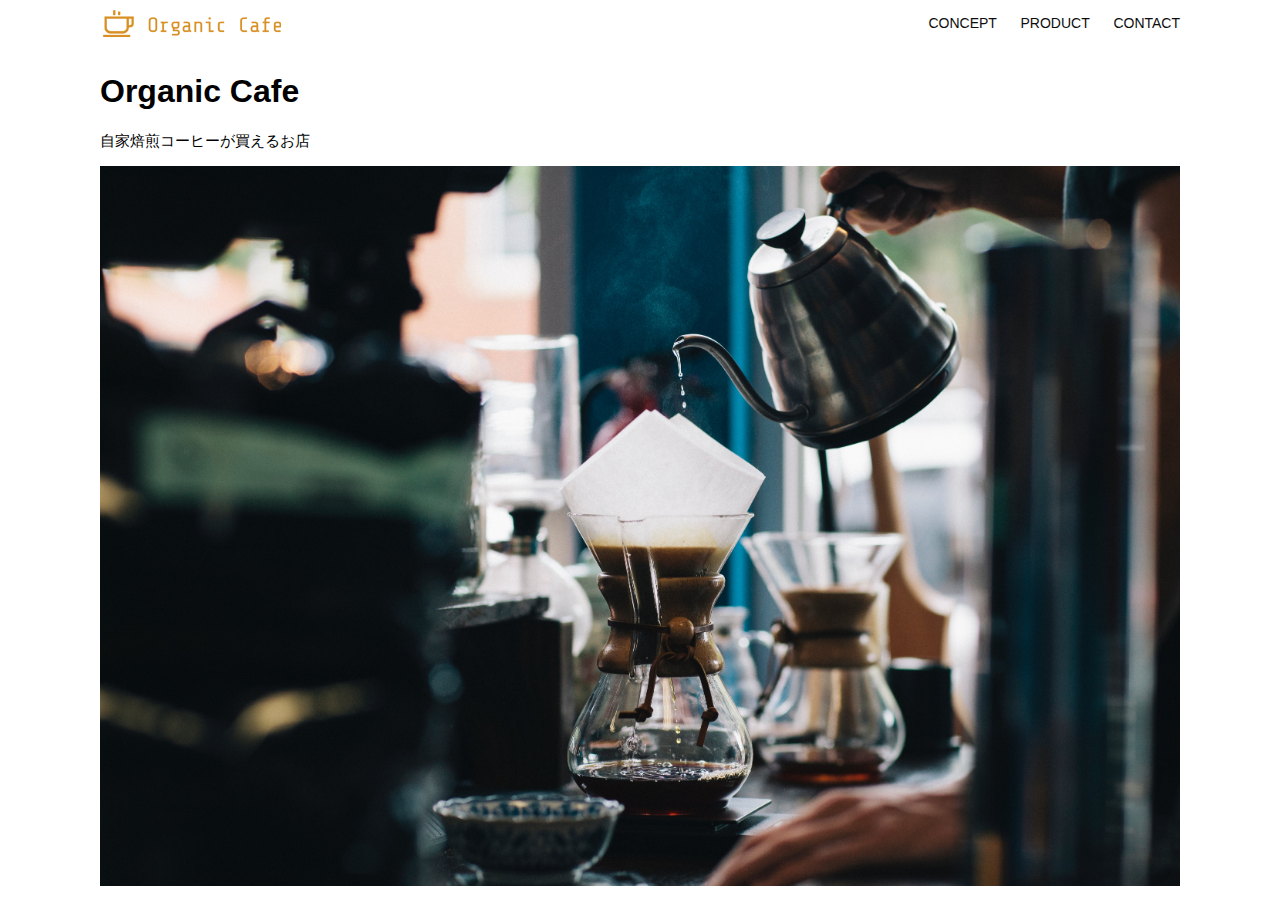
<file: html-css-kadai_013/index.html>
<!DOCTYPE html>
<html>
  <head>
    <title>Organic Cafe</title>
    <meta charset="UTF-8" />
    <meta
      name="description"
      content="自家焙煎のコーヒーがお家で楽しめるOrganic Cafe"
    />
    <meta name="viewport" content="width=device-width, initial-scale=1.0" />
    <link rel="stylesheet" href="style.css" />
  </head>
  <body>
    <!-- ヘッダー -->
    <header>
      <!-- ロゴ -->
      <a href="index.html" id="logo"
        ><img src="images/logo.png" alt="トップページに戻る"
      /></a>

      <!-- PC用ナビゲーション -->
      <nav id="nav-pc">
        <a href="index.html#concept">CONCEPT</a>
        <a href="index.html#product">PRODUCT</a>
        <a href="index.html#contact">CONTACT</a>
      </nav>
      <!-- スマホ用メニューボタン -->
      <img id="menu-sp" src="images/button-menu.png" alt="ナビゲーションを開く" onclick="document.getElementById('nav-sp').style.display = 'block'">

      <!-- スマホ用ナビゲーション -->
      <nav id="nav-sp">
        <img id="close" src="images/button-close.png" alt="ナビゲーションを閉じる" onclick="document.getElementById('nav-sp').style.display = 'none'">
        <a id="logo-sp" href="index.html" onclick="document.getElementById('nav-sp').style.display = 'none'"><img src="images/logo-sp.png" alt="トップページに戻る"></a>
        <a class="menu" href="index.html#concept" onclick="document.getElementById('nav-sp').style.display = 'none'">CONCEPT</a>
        <a class="menu" href="index.html#product" onclick="document.getElementById('nav-sp').style.display = 'none'">PRODUCT</a>
        <a class="menu" href="index.html#contact" onclick="document.getElementById('nav-sp').style.display = 'none'">CONTACT</a>


      </nav>
    </header>
    <main>
      <article>
        <!-- メインビジュアル -->
        <section id="main-visual">
          <div id="main-message">
            <h1>Organic Cafe</h1>
            <p>自家焙煎コーヒーが買えるお店</p>
          </div>
          <img
            src="images/main-image.jpg"
            alt="コーヒーをハンドドリップで淹れる画像"
          />
        </section>
      </article>
    </main>
  </body>
</html>
</file>
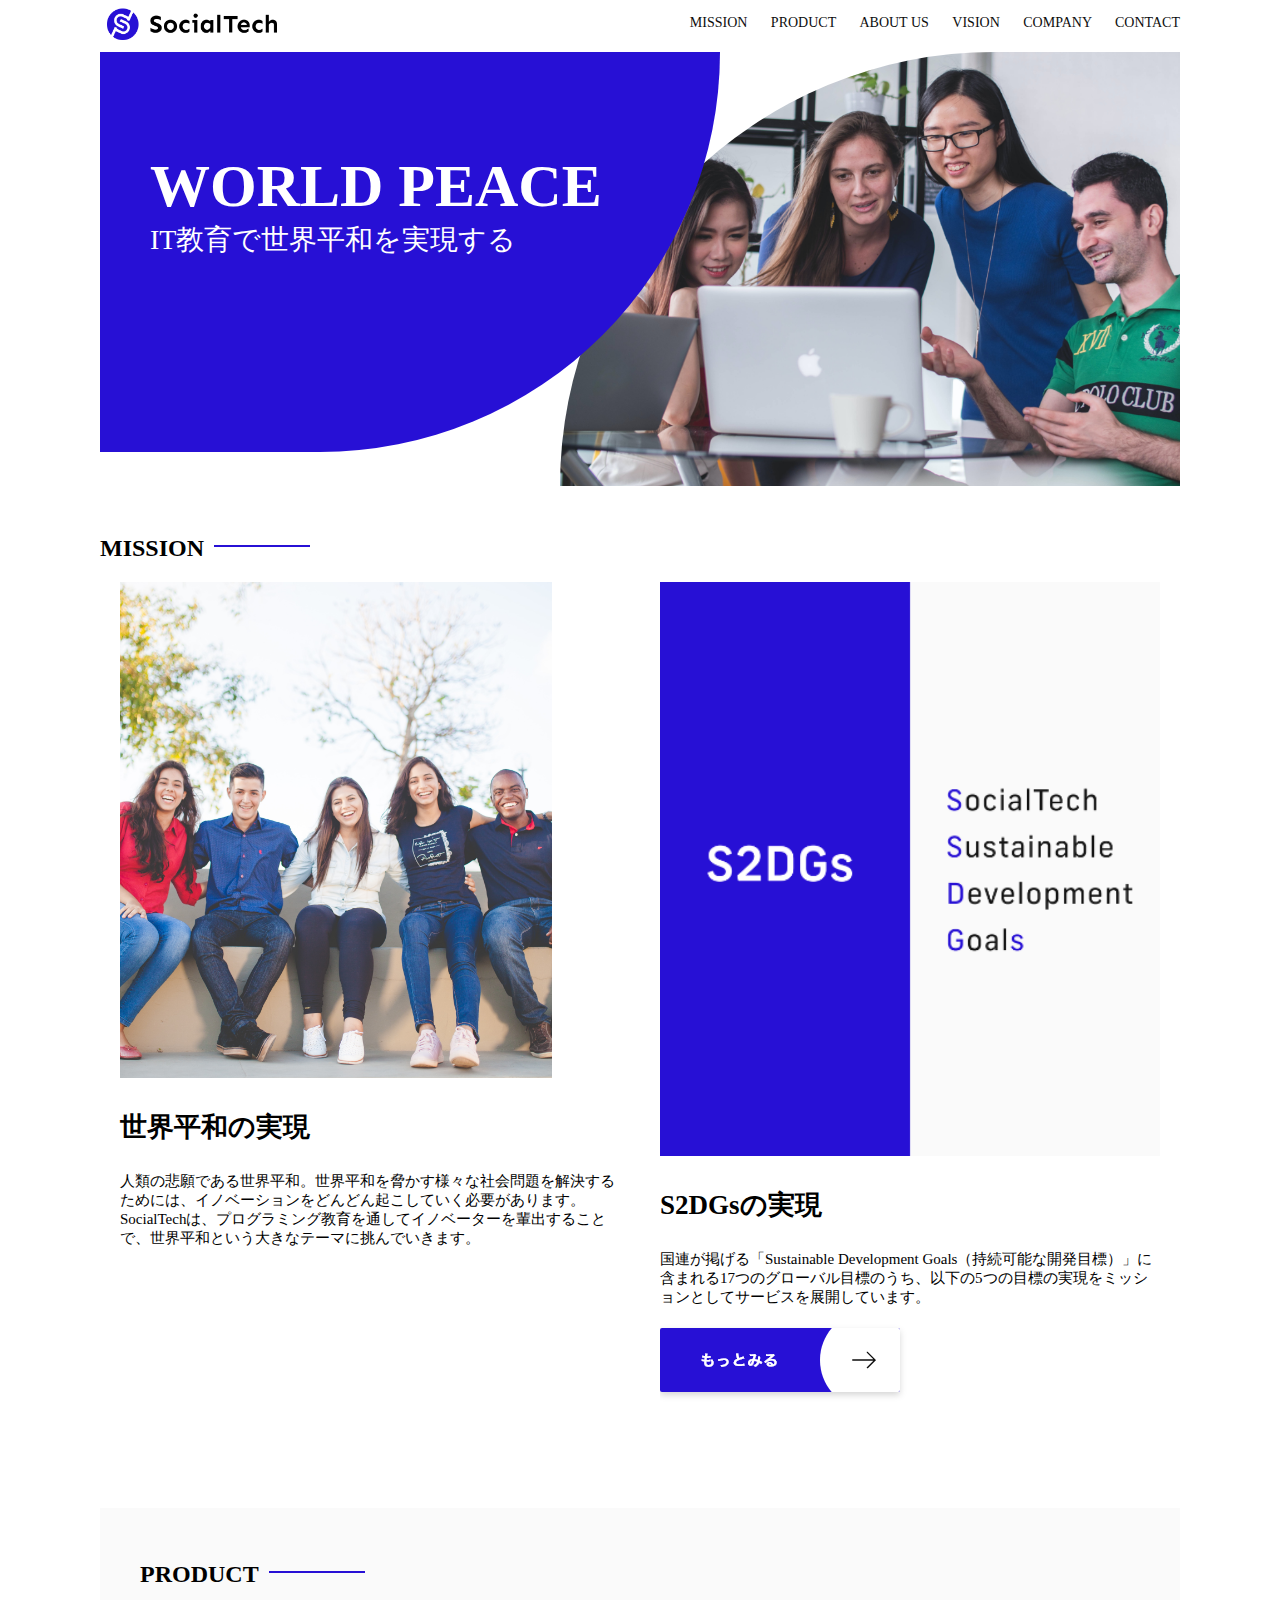
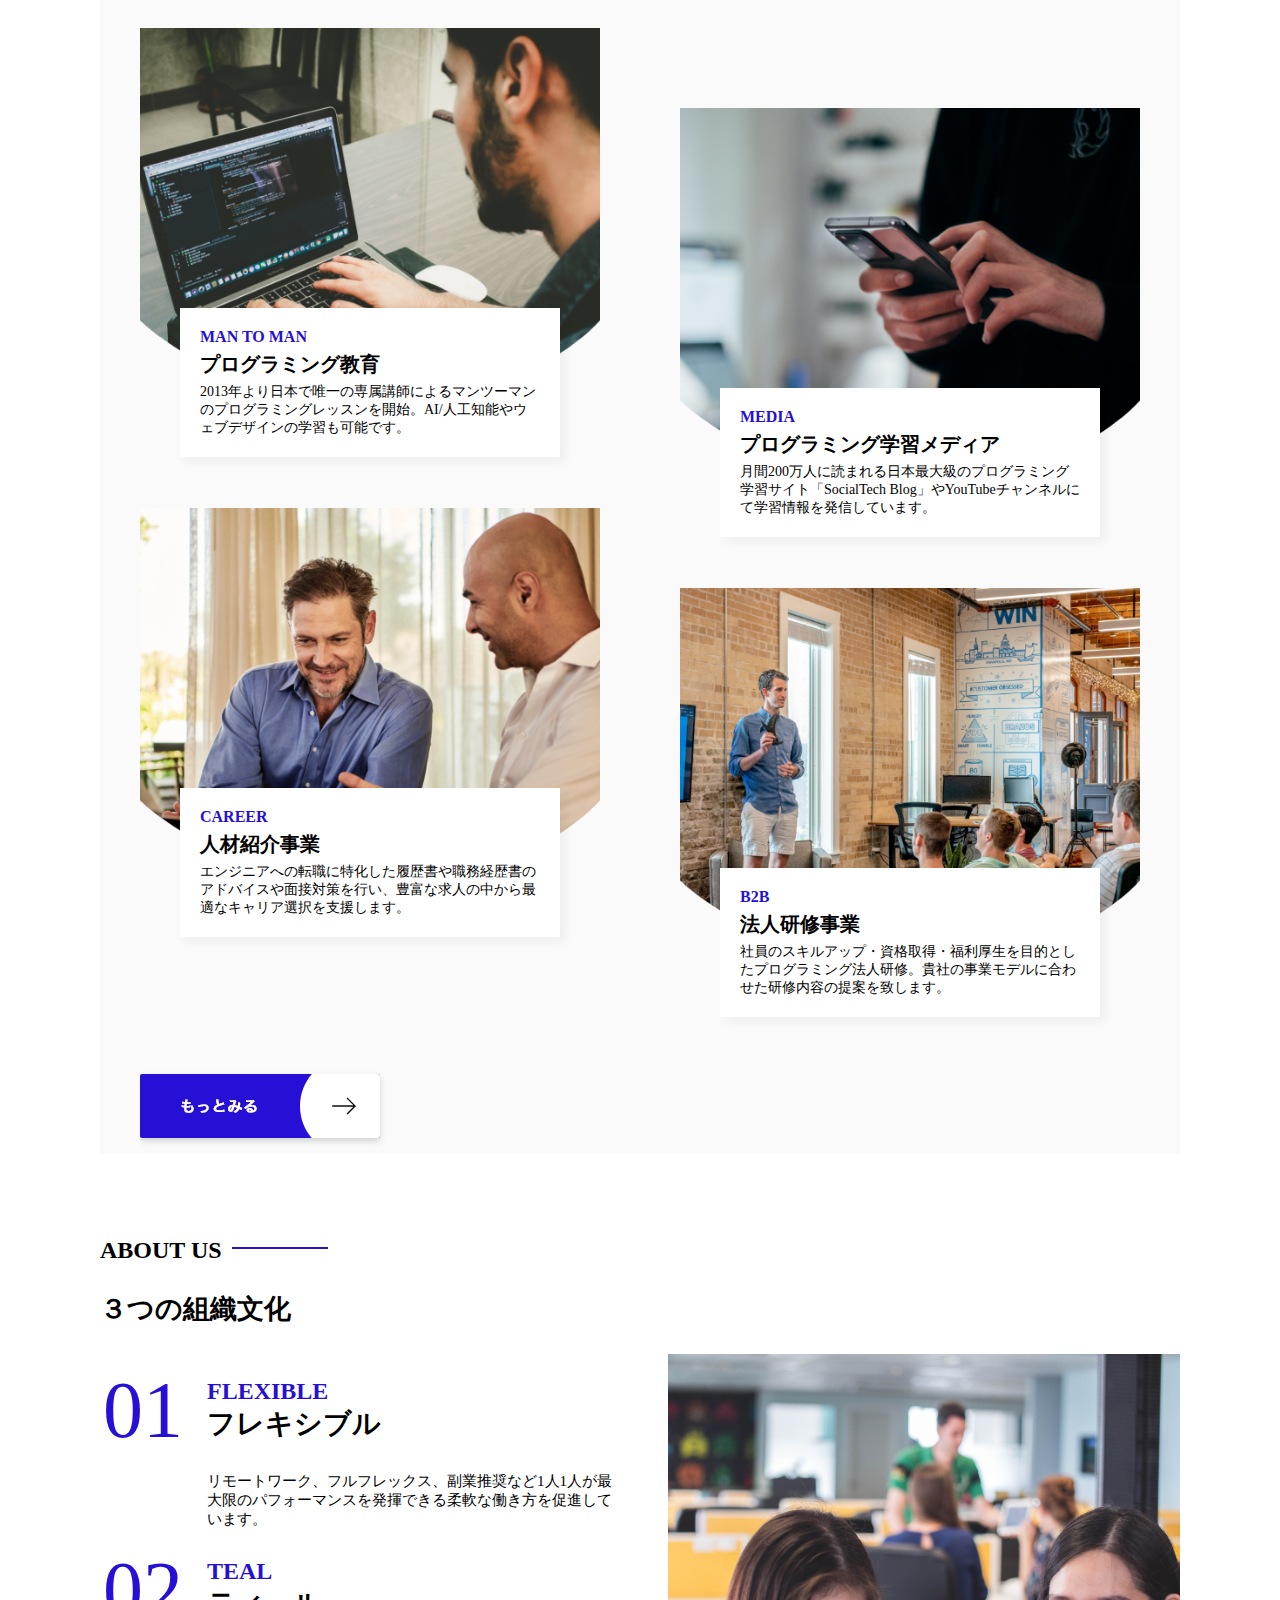
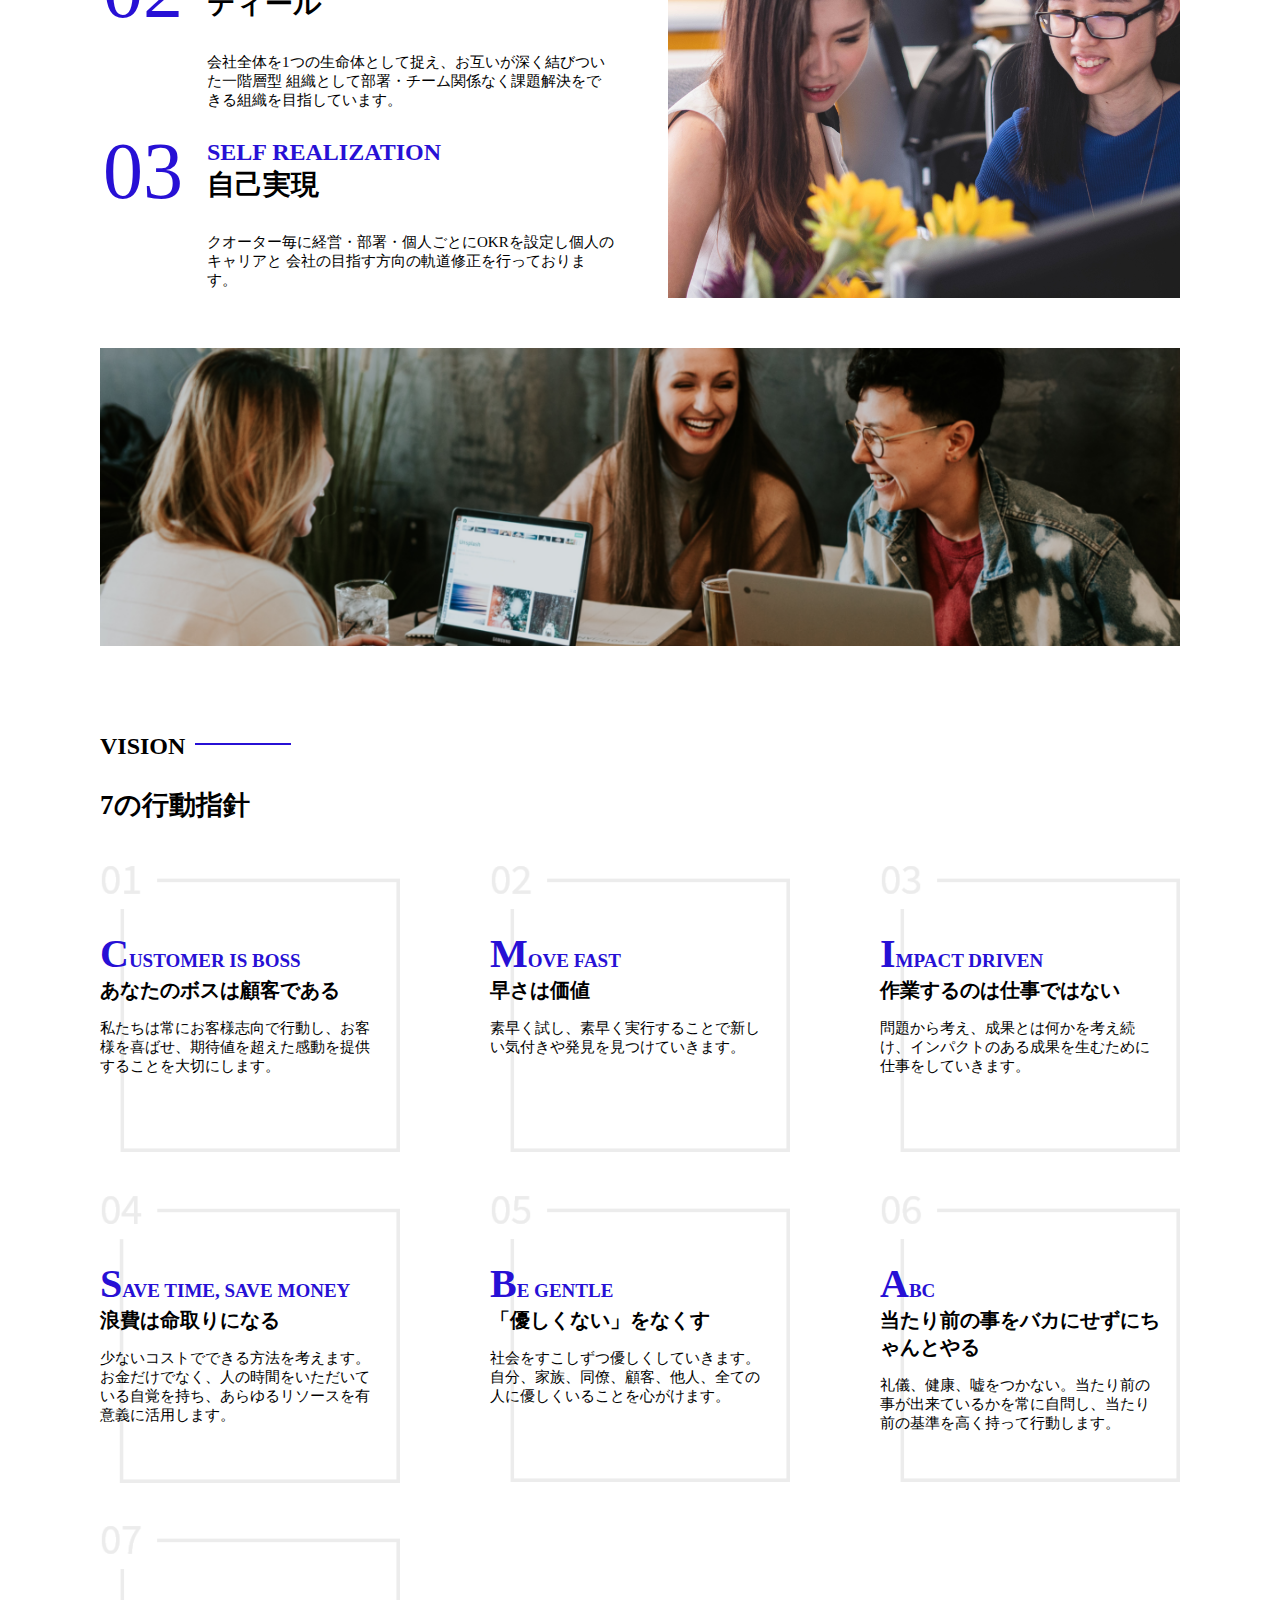
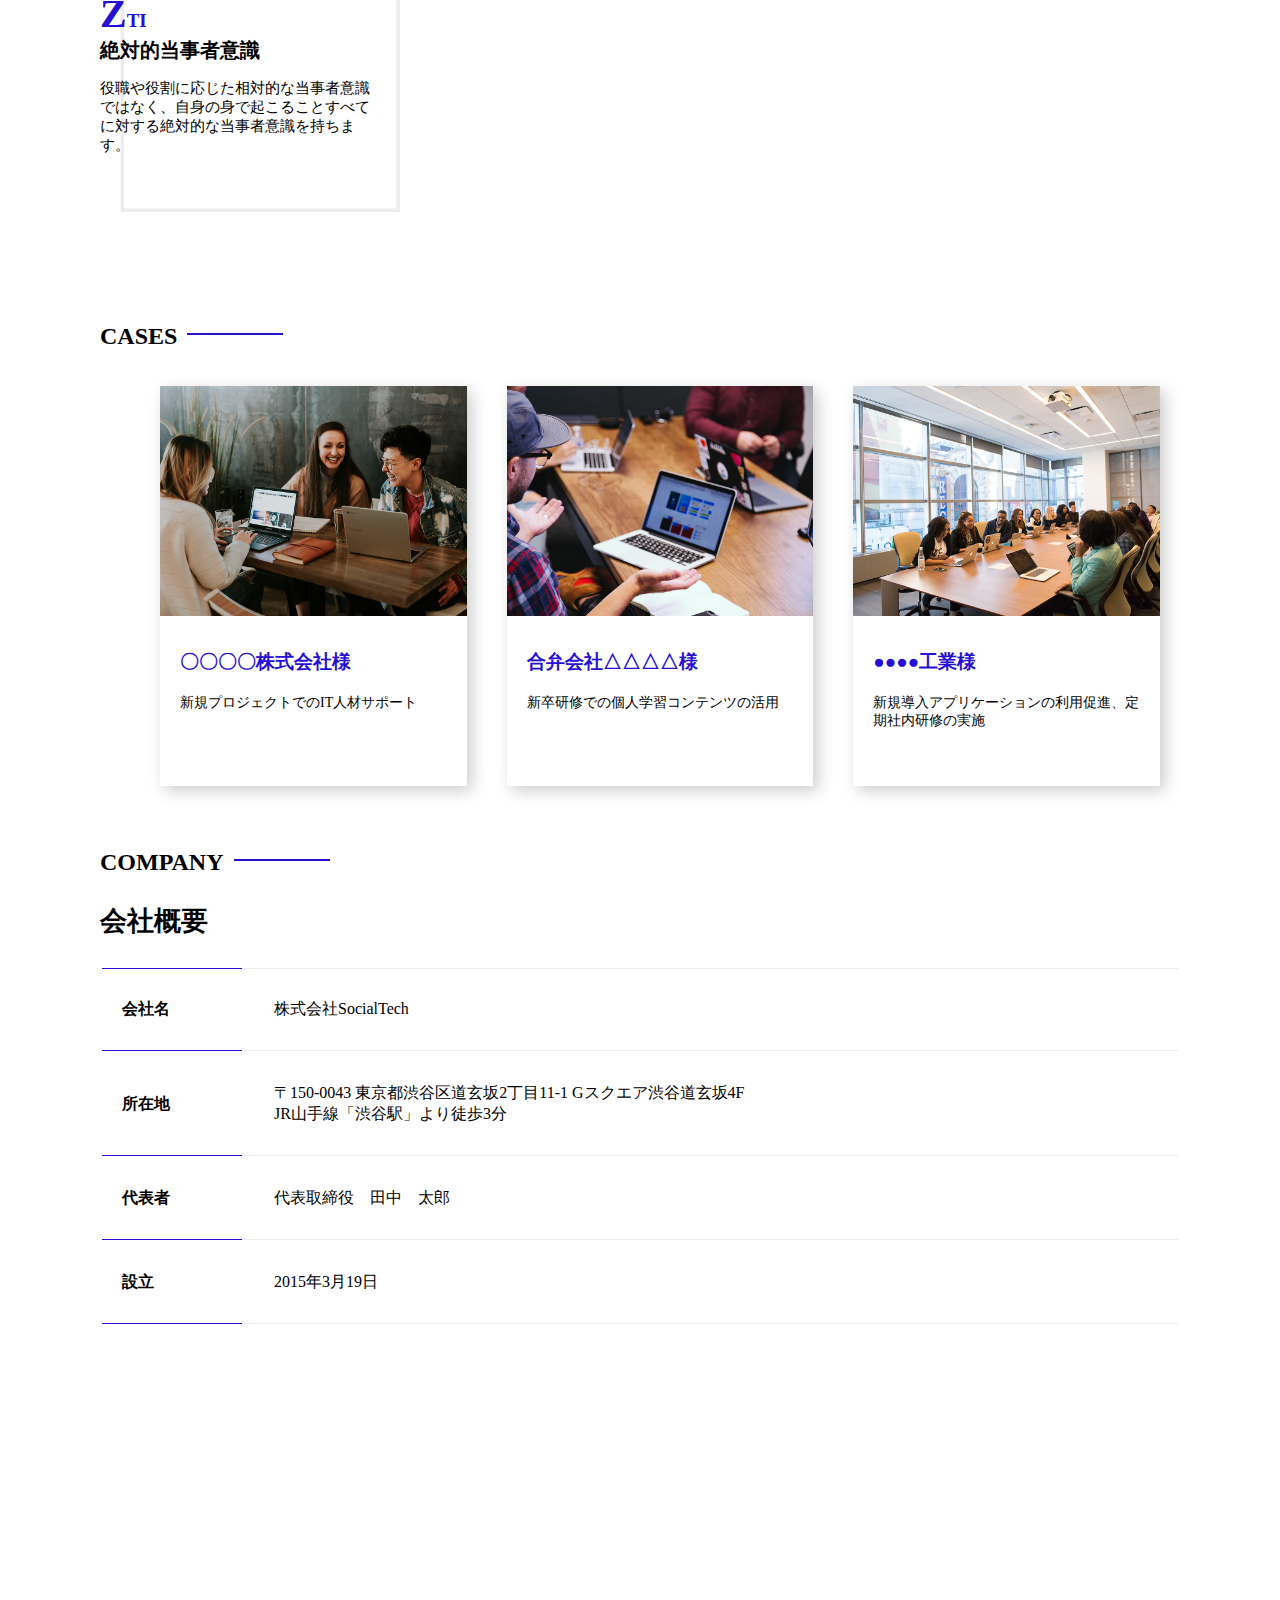
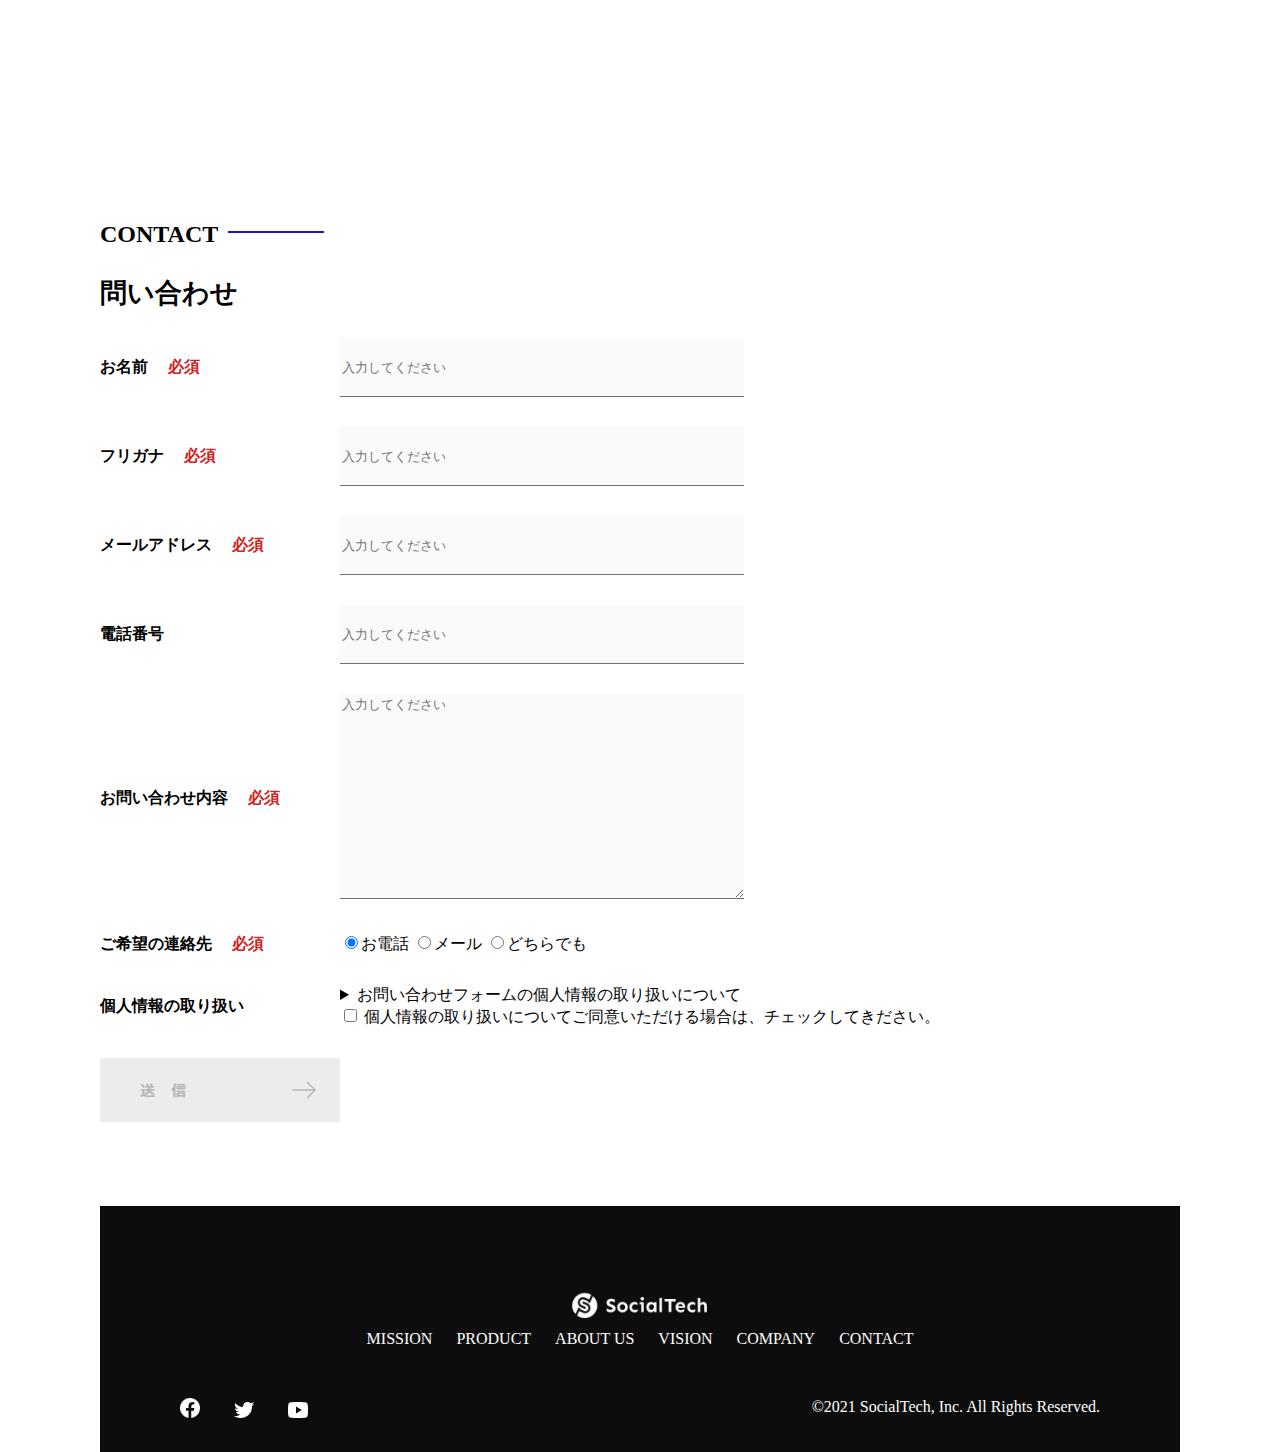
<file: socialtechーkadai_012/index.html>
<!DOCTYPE html>
<html lang="jp">
<head>
  <meta charset="UTF-8">
  <meta name="description" content="SocialTechはEdTech業界のリーディングカンパニーを目指します。">
  <meta name="viewport" content="width=, initial-scale=1.0">
  <link rel="stylesheet" href="style.css">
  <title>SocialTech</title>
</head>
<body>
  <header>
    <a href="index.html" id="logo"><img src="images/logo.png" alt="トップページに戻る"></a>
    <nav id="nav-pc">
      <a href="mission.html">MISSION</a>
      <a href="product.html">PRODUCT</a>
      <a href="index.html#aboutus">ABOUT US</a>
      <a href="index.html#vision">VISION</a>
      <a href="index.html#company">COMPANY</a>
      <a href="index.html#contact">CONTACT</a>
    </nav>
  </header>
  <main>
    <article>
      <!-- メインビジュアル -->
      <section id="main-visual">
        <div id="main-massage">
        <h1>WORLD PEACE</h1>
        <p>IT教育で世界平和を実現する</p>
        </div>
        <img src="images/index/index-main.png" alt="PCの周りに集まる多国籍の仲間たち">
      </section>
      <!-- ミッション -->
      <section id="mission">
        <h2 class="index-h2">MISSION</h2>
        <div id="mission-flex">
          <div>
            <img id="mission-photo" src="images/index/index-mission.png" alt="野外のベンチで写真を撮影する多国籍の仲間たち">
            <h3>世界平和の実現</h3>
            <p>人類の悲願である世界平和。世界平和を脅かす様々な社会問題を解決するためには、イノベーションをどんどん起こしていく必要があります。SocialTechは、プログラミング教育を通してイノベーターを輩出することで、世界平和という大きなテーマに挑んでいきます。</p>
          </div>
          <div>
            <img id="s2dgs" src="images/index/s2dgs.png" alt="S2DGs">
            <h3>S2DGsの実現</h3>
            <p>国連が掲げる「Sustainable Development Goals（持続可能な開発目標）」に含まれる17つのグローバル目標のうち、以下の5つの目標の実現をミッションとしてサービスを展開しています。</p>
            <a href="mission.html">
              <img src="images/button-more.png" alt="もっとみる">
            </a>
          </div>
        </div>
      </section>
      <!-- プロダクト -->
      <section id="product">
        <h2 class="index-h2">PRODUCT</h2>
        <div>
          <div id="product-left">
            <div>
              <img class="product-photo" src="images/index/index-mantoman.png" alt="PCでコードを書く男性">
              <div class="product-explain">
                <span>MAN TO MAN</span>
                <h3>プログラミング教育</h3>
                <p>2013年より日本で唯一の専属講師によるマンツーマンのプログラミングレッスンを開始。AI/人工知能やウェブデザインの学習も可能です。</p>
              </div>
            </div>
            <div>
              <img class="product-photo" src="images/index/index-career.png" alt="笑顔で話し合う2人の男性">
              <div class="product-explain">
                <span>CAREER</span>
                <h3>人材紹介事業</h3>
                <p>エンジニアへの転職に特化した履歴書や職務経歴書のアドバイスや面接対策を行い、豊富な求人の中から最適なキャリア選択を支援します。
                </p>
              </div>
            </div>
          </div>
          <div id="product-right">
            <div>
              <img class="product-photo" src="images/index/index-media.png" alt="スマートフォンを操作する人">
              <div class="product-explain">
                <span>MEDIA</span>
                <h3>プログラミング学習メディア</h3>
                <p>月間200万人に読まれる日本最大級のプログラミング学習サイト「SocialTech Blog」やYouTubeチャンネルにて学習情報を発信しています。</p>
              </div>
            </div>
            <div>
              <img class="product-photo" src="images/index/index-b2b.png" alt="講演中の男性とそれを聴く人々">
              <div class="product-explain">
                <span>B2B</span>
                <h3>法人研修事業</h3>
                <p>社員のスキルアップ・資格取得・福利厚生を目的としたプログラミング法人研修。貴社の事業モデルに合わせた研修内容の提案を致します。</p>
              </div>
            </div>
          </div>
        </div>
        <a id="product-more" href="product.html">
          <img src="images/button-more.png" alt="もっとみる">
        </a>
      </section>
      <!-- ABOUT US -->
      <section id="aboutus">
        <h2 class="index-h2">ABOUT US</h2>
        <h3>３つの組織文化</h3>
        <div>
          <table class="culture-table">
            <tr>
              <td>
                <span class="culture-num">01</span>
              </td>
              <td>
                <span class="culture-en">FLEXIBLE</span>
                <span class="culture-jp">フレキシブル</span>
              </td>
            </tr>
            <tr>
              <td>
                <!--空のセル-->
              </td>
              <td>
                <p class="culture-description">
                  リモートワーク、フルフレックス、副業推奨など1人1人が最大限のパフォーマンスを発揮できる柔軟な働き方を促進しています。
                </p>
              </td>
            </tr>
            <tr>
              <td>
                <span class="culture-num">02</span>
              </td>
              <td>
                <span class="culture-en">TEAL</span>
                <span class="culture-jp">ティール</span>
              </td>
            </tr>
            <tr>
              <td>
                <!--空のセル-->
              </td>
              <td>
                <p class="culture-description">
                  会社全体を1つの生命体として捉え、お互いが深く結びついた一階層型
                  組織として部署・チーム関係なく課題解決をできる組織を目指しています。
                </p>
              </td>
            </tr>
            <tr>
              <td>
                <span class="culture-num">03</span>
              </td>
              <td>
                <span class="culture-en">SELF REALIZATION</span>
                <span class="culture-jp">自己実現</span>
              </td>
            </tr>
            <tr>
              <td>
                <!--空のセル-->
              </td>
              <td>
                <p class="culture-description">
                  クオーター毎に経営・部署・個人ごとにOKRを設定し個人のキャリアと
                  会社の目指す方向の軌道修正を行っております。
                </p>
              </td>
            </tr>
          </table>
          <img class="culture-img" src="images/index/index-aboutus1.png" alt="笑顔で話し合う2人の女性">
        </div>
        <img class="culture-img2" src="images/index/index-aboutus2.png" alt="笑顔で話し合う3人の男女">
      </section>

      <!-- VISION -->
      <section id="vision">
        <h2 class="index-h2">VISION</h2>
        <h3>7の行動指針</h3>
        <div>
          <div class="vision-box">
            <img src="images/index/vision-01.png" alt="01">
            <span>
              <h4>CUSTOMER IS BOSS</h4>
              <h5>あなたのボスは顧客である</h5>
              <p>私たちは常にお客様志向で行動し、お客様を喜ばせ、期待値を超えた感動を提供することを大切にします。</p>
            </span>
          </div>
          <div class="vision-box">
            <img src="images/index/vision-02.png" alt="02">
            <span>
              <h4>MOVE FAST</h4>
              <h5>早さは価値</h5>
              <p>素早く試し、素早く実行することで新しい気付きや発見を見つけていきます。</p>
            </span>
          </div>
          <div class="vision-box">
            <img src="images/index/vision-03.png" alt="03">
            <span>
              <h4>IMPACT DRIVEN</h4>
              <h5>作業するのは仕事ではない</h5>
              <p>問題から考え、成果とは何かを考え続け、インパクトのある成果を生むために仕事をしていきます。</p>
            </span>
          </div>
          <div class="vision-box">
            <img src="images/index//vision-04.png" alt="04">
            <span>
              <h4>SAVE TIME, SAVE MONEY</h4>
              <h5>浪費は命取りになる</h5>
              <p>少ないコストでできる方法を考えます。お金だけでなく、人の時間をいただいている自覚を持ち、あらゆるリソースを有意義に活用します。</p>
            </span>
          </div>
          <div class="vision-box">
            <img src="images/index/vision-05.png" alt="05">
            <span>
              <h4>BE GENTLE</h4>
              <h5>「優しくない」をなくす</h5>
              <p>社会をすこしずつ優しくしていきます。自分、家族、同僚、顧客、他人、全ての人に優しくいることを心がけます。</p>
            </span>
          </div>
          <div class="vision-box">
            <img src="images/index/vision-06.png" alt="06">
            <span>
              <h4>ABC</h4>
              <h5>当たり前の事をバカにせずにちゃんとやる</h5>
              <p>礼儀、健康、嘘をつかない。当たり前の事が出来ているかを常に自問し、当たり前の基準を高く持って行動します。</p>
            </span>
          </div>
          <div class="vision-box">
            <img src="images/index/vision-07.png" alt="07">
            <span>
              <h4>ZTI</h4>
              <h5>絶対的当事者意識</h5>
              <p>役職や役割に応じた相対的な当事者意識ではなく、自身の身で起こることすべてに対する絶対的な当事者意識を持ちます。</p>
            </span>
          </div>
        </div>
      </section>
      <!-- CASES -->
      <section id="CASES">
        <h2 class="index-h2">CASES</h2>
        <ul>
          <li class="case-card">
            <img class="case-img" src="images/index/case-1.png" alt="仲良く語り合う3人">
            <div class="case-info">
              <h3 class="case-name">〇〇〇〇株式会社様</h3>
              <p class="case-content">新規プロジェクトでのIT人材サポート</p>
            </div>
          </li>
          <li class="case-card">
            <img class="case-img" src="images/index/case-2.png" alt="PCでコンテンツを見る">
            <div class="case-info">
              <h3 class="case-name">合弁会社△△△△様</h3>
              <p class="case-content">新卒研修での個人学習コンテンツの活用</p>
            </div>
          </li>
          <li class="case-card">
            <img class="case-img" src="images/index/case-3.png" alt="社内研修中の会議室">
            <div class="case-info">
              <h3 class="case-name">●●●●工業様</h3>
              <p class="case-content">新規導入アプリケーションの利用促進、定期社内研修の実施</p>
            </div>
          </li>
        </ul>

      </section>
      <!-- COMPANY -->
      <section id="COMPANY">
        <h2 class="index-b2b">COMPANY</h2>
        <h3>会社概要</h3>
        <table id="company-table">
          <tr>
            <th class="tableheader-first">会社名</th>
            <td class="cell-first">株式会社SocialTech</td>
          </tr>
          <tr>
            <th class="tableheader">所在地</th>
            <td class="cell">〒150-0043 東京都渋谷区道玄坂2丁目11-1 Gスクエア渋谷道玄坂4F<br>JR山手線「渋谷駅」より徒歩3分</td>
          </tr>
          <tr>
            <th class="tableheader">代表者</th>
            <td class="cell">代表取締役　田中　太郎</td>
          </tr>
          <tr>
            <th class="tableheader">設立</th>
            <td class="cell">2015年3月19日</td>
          </tr>
        </table>
        <iframe src="https://www.google.com/maps/embed?pb=!1m18!1m12!1m3!1d3241.7759544892483!2d139.69399665123464!3d35.65789123876098!2m3!1f0!2f0!3f0!3m2!1i1024!2i768!4f13.1!3m3!1m2!1s0x60188caa0042e8d1%3A0xba130bea826a7aa2!2z44CSMTUwLTAwNDMg5p2x5Lqs6YO95riL6LC35Yy66YGT546E5Z2C77yS5LiB55uu77yR77yR4oiS77yR!5e0!3m2!1sja!2sjp!4v1636872991912!5m2!1sja!2sjp"style="border:0;" allowfullscreen="" loading="lazy"></iframe>
      </section>
      <!-- CONTACT -->
      <section id="CONTACT">
        <h2 class="index-b2b">CONTACT</h2>
        <h3>問い合わせ</h3>
        <!-- STATIC FORMSのフォームタグ -->

        <form action="https://api.staticforms.xyz/submit" method="post">
          <input type="text" name="honeypot" style="display:none">
          <!-- STATIC FORMSのアクセスキー -->
          <input type="hidden" name="accessKey" value="f6a02f0c-42b9-4e3b-9d0b-68d1f87b26f3">
          <!--メールのタイトル-->
          <input type="hidden" name="subject" value="お問い合わせフォーム">
          <!--送信先のメールアドレスをvalueに設定する-->
          <input type="hidden" name="replyTo" value="erk.aoym@gmail.com">
          <!--redirectToのURLは公開後のURLへリンクする-->
          <input type="hidden" name="redirectTo" value="">
          <div>
            <!-- 名前 -->
            <div class="contact-heading">
              <label class="contact-label">お名前<span class="contact-span">必須</span></label>
            </div>
            <div>
              <input type="text" name="name" placeholder="入力してください" class="contact-textbox">
            </div>
          </div>
          <!-- フリガナ -->
          <div>
          <div class="contact-heading">
            <label class="contact-label">フリガナ<span class="contact-span">必須</span></label>
          </div>
          <div>
            <input type="text" name="hurigana" placeholder="入力してください" class="contact-textbox">
          </div>
          </div>
          <!-- メールアドレス -->
          <div>
            <div class="contact-heading">
              <label class="contact-label">メールアドレス<span class="contact-span">必須</span></label>
            </div>
            <div>
              <input type="text" name="email" placeholder="入力してください" class="contact-textbox">
            </div>
          </div>
          <!--  電話番号-->
          <div>
            <div class="contact-heading">
              <label class="contact-label">電話番号</label>
            </div>
            <div>
              <input type="text" name="tel" placeholder="入力してください" class="contact-textbox">
            </div>
          </div>
          <!-- お問い合わせ内容 -->
          <div>
            <div class="contact-heading">
              <label class="contact-label">お問い合わせ内容<span class="contact-span">必須</span></label>
            </div>
            <div>
              <textarea class="contact-textarea" placeholder="入力してください" name="massage"></textarea>
            </div>
          </div>
          <!-- 連絡方法 -->
          <div>
            <div class="contact-heading">
              <label class="contact-label">ご希望の連絡先<span class="contact-span">必須</span></label>
            </div>
            <div>
              <input class="radiobutton" type="radio" value="tel" name="contact" checked><label>お電話</label>
              <input class="radiobutton" type="radio" value="mail" name="contact"><label>メール</label>
              <input class="radiobutton" type="radio" value="both" name="contact"><label>どちらでも</label>
            </div>
          </div>
          <!--  個人情報-->
          <div>
            <div class="contact-heading">
              <label class="contact-label">個人情報の取り扱い</label>
            </div>
            <div>
              <details>
                <summary>お問い合わせフォームの個人情報の取り扱いについて</summary>
                <div>
                  <span>１．組織の名称又は氏名</span><br>
                  株式会社SocialTech<br><br>
                  <span>２．個人情報保護管理者（若しくはその代理人）の氏名又は職名、所属及び連絡先
                    鈴木 一郎 コーポレート部</span><br>
                  メールアドレス：support@socialtech.net<br>
                  TEL：03-xxxx-xxxx<br>
                  <span>３．個人情報の利用目的</span><br>
                  ・本サービス及び本サービスに関連する情報の提供又はそれらに関する連絡のため<br>
                  ・ユーザーの本人確認のため<br>
                  ・当社サービスのご案内のため<br>
                  ・当社の商品等の広告または宣伝（電子メールによるものを含むものとします。）<br><br>
                  <span>４．個人情報の取り扱い業務の委託</span><br>
                  個人情報の取扱業務の全部または一部を外部に業務委託する場合があります。<br>
                  その際、弊社は、個人情報を適切に保護できる管理体制を敷き実行していることを条件として<br>
                  委託先を厳選したうえで、機密保持契約を委託先と締結し、お客様の個人情報を厳密に管理させます。<br><br>
                  <span>５．個人情報の開示等の請求</span><br>
                  お客様は、弊社に対してご自身の個人情報の開示等（利用目的の通知、開示、内容の訂正・追加・削除、利用の停止または消去、第三者への提供の停止）に関して、当社問合わせ窓口に申し出ることができます。<br>
                  その際、弊社はお客様ご本人を確認させていただいたうえで、合理的な期間内に対応いたします。<br><br>
                  なお、個人情報に関する弊社問合わせ先は、次の通りです。<br><br>
                  株式会社SocialTech　個人情報問合せ窓口<br>
                  〒150-0043　東京都渋谷区道玄坂2丁目11-1 Ｇスクエア渋谷道玄坂 4F<br>
                  メールアドレス：support@socialtech.net　TEL：03-xxxx-xxxx<br><br>
                  <span>６．個人情報を提供されることの任意性について</span><br><br>
                  お客様がご自身の個人情報を弊社に提供されるか否かは、お客様のご判断によりますが、もしご提供されない場合には、適切なサービスが提供できない場合がありますので予めご了承ください。
                </div>
              </details>
              <input type="checkbox" name="agree">
              <span>個人情報の取り扱いについてご同意いただける場合は、チェックしてきださい。</span>
            </div>
          </div>
          <input type="image" src="images/button-submit.png" alt="送信する">
        </form>
      </section>
    </article>
    <footer>
      <div id="footer-logo">
        <img src="images/logo-sp.png" alt="SocialTech">
      </div>
      <div id="footer-link">
        <a href="mission.html">MISSION</a>
        <a href="product.html">PRODUCT</a>
        <a href="index.html#aboutus">ABOUT US</a>
        <a href="index.html#vision">VISION</a>
        <a href="index.html#company">COMPANY</a>
        <a href="index.html#contact">CONTACT</a>
      </div>
      <div id="sns-footer">
        <a href="https://www.facebook.com/sejuku2013"><img src="images/button-facebook.png" alt="Facebookのリンク"></a>
        <a href="twitter.com/samuraijuku"><img src="images/button-twitter.png" alt="Twitterのリンク"></a>
        <a href="https://www.youtube.com/channel/UCCFOQO5aDK0xXam4cUQXT8g"><img src="images/button-youtube.png" alt="YouTubeのリンク"></a>
        <span id="copyright">&copy;2021 SocialTech, Inc. All Rights Reserved. </span>
      </div>
    </footer>
  </main>
</body>
</html>
</file>
<file: html-css-kadai_013/style.css>
/* PC、スマホ共通スタイル */
body {
  font-family: "Source Sans Pro", "Hiragino Kaku Gothic ProN", Meiryo, Arial,
    sans-serif;
}

p {
  font-size: 15px;
}

#main-visual>img {
  width: 100%;
}

/*================
PC用のスタイル
=================*/
@media screen and (min-width: 768px) {
  /* 横幅設定 */
  body {
    max-width: 1080px;
    min-width: 960px;
    margin: 0 auto 0 auto;
  }

  /* ヘッダー */
  header {
    display: flex;
    justify-content: space-between;
  }

  /* ナビゲーションのレイアウト */
  #nav-pc {
    text-align: right;
    font-size: 14px;
    padding-top: 15px;
  }

  /* ナビゲーションのリンクの装飾設定 */
  #nav-pc>a {
    text-decoration: none;
    margin-left: 20px;
  }

  #nav-pc>a:link {
    color: #0d0d0d;
  }

  #nav-pc>a:visited {
    color: #0d0d0d;
  }

  #nav-pc>a:hover {
    color: #0d0d0d;
    text-decoration: underline;
  }

  #nav-pc>a:active {
    color: #0d0d0d;
  }

  #menu-sp{
    display: none;
  }

  #nav-sp{
    display: none;
  }
}

/* スマートフォン用のスタイル */
@media screen and (max-width: 767px) {

  body{
    min-width: 375px;
    margin: 0;
  }

  #nav-pc{
    display: none;
  }

  #menu-sp{
    float: right;
    padding: 0;
  }

  #nav-sp{
    background-color: #ce933e;
    position: absolute;
    left: 0;
    top: 0;
    height: 100%;
    width: 100%;
    display: none;
    z-index: 100;
  }

  #close{
    position: absolute;
    top: 20px;
    right: 20px;
  }

  #logo-sp{
    margin: 80px 0 30px 20px;
  }

  #nav-sp > a{
    display: block;
  }

  #nav-sp > a:link{
    color: #ffffff;
  }

  #nav-sp > a:visited{
    color: #ffffff;
  }

  #nav-sp > a:hover{
    color: #ffffff;
    text-decoration: underline;
  }

  #nav-sp > a:active{
    color: #ffffff;
  }

  #nav-sp > .menu{
    text-decoration: none;
    display: block;
    margin: 0 20px;
    height: 44px;
    font-size: 16px;
    background-image: url(images/arrow.png);
    background-repeat: no-repeat;
    background-position: right top;
  }
}
</file>
<file: socialtechーkadai_012/style.css>
body{
  font-family: Source Sans Pro", "Hiragino Kaku Gothic ProN", Meiryo, Arial, sans-serif;
}
p{
  font-size: 15px;
}
body {
  max-width: 1080px;
  min-width: 960px;
  margin: 0 auto;
}

/* ヘッダー */
header {
  display: flex;
  justify-content: space-between;
}

/* ナビゲーション */
#nav-pc{
  font-size: 14px;
  padding-top: 15px;
}
#nav-pc > a{
  text-decoration: none;
  margin-left: 20px;
}
#nav-pc > a:link{
  color: #0d0d0d;
}
#nav-pc > a:visited{
  color: #0d0d0d;
}
#nav-pc > a:hover{
  color: #0d0d0d;
  text-decoration: underline;
}
#nav-pc > a:active{
  color: #0d0d0d;
}

#main-visual{
  position: relative;
  height: 400px;
}

#main-massage{
  position: absolute;
  top: 0;
  left: 0;
  background-color: #2710d5;
  color: #ffffff;
  border-radius: 0 0 476px 0;
  width: 100%;
  height: 100%;
  max-width: 620px;
  z-index: 11;
}

#main-massage > h1{
  font-size: 60px;
  font-weight: bold;
  margin: 100px 0 0 50px;
}

#main-massage > p{
  font-size: 28px;
  margin: 0 0 0 50px;
}

#main-visual > img{
  max-width: 620px;
  border-radius: 476px 0 0 0;
  position: absolute;
  top: 0;
  right: 0;
  z-index: 10;
}

/* 見出し */
h2{
  margin: 40px 0 0 0;
}

h2::after{
  content: url(images/line.png);
  margin-left: 10px;
}

h3{
  font-size: 27px;
}

/* ミッション */
#mission{
  margin: 80px auto 80px auto;
  width: 100%;
}

#mission-flex{
  width: 100%;
  display: flex;
}

#mission-flex > div{
  width: 50%;
  margin: 20px;
}

#missiom-photo{
  width: 100%;
}

#s2dgs{
  width: 100%;
}

/* プロダクト */
#product {
  background-color: #fafafa;
  margin: 80px 0 80px 0;
  padding: 10px 40px 0px 40px;
}

/* 外枠 */
#product > div {
  margin-top: 40px;
  display: flex;
}

/* 左のカラム */
#product-left {
  width: 50%;
  margin-right: 20px;
}

/* 右のカラム */
#product-right {
  width: 50%;
  margin-left: 20px;
  margin-top: 80px;
}

/* 画像＋説明の枠 */
#product-left > div {
  position: relative;
  height: 480px;
  margin-right: 20px;
}
#product-right > div {
  position: relative;
  height: 480px;
  margin-left: 20px;
}

/* 画像*/
.product-photo {
  width: 100%;
}

  /* 説明文の枠 */
  .product-explain {
    background-color: #ffffff;
    position: absolute;
    left: 0;
    top: 280px;
    margin: 0 40px 0 40px;
    padding: 20px;
    box-shadow: 5px 5px 10px rgba(0, 0, 0, 0.05);
  }
  
  /* 説明文の英語 */
  .product-explain > span {
    color: #2710d5;
    font-weight: bold;
    font-size: 16px;
    margin: 0;
  }
  
  /* 説明文の見出し */
  .product-explain > h3 {
    font-size: 20px;
    margin: 5px 0 5px 0;
  }
  
  /* 説明文 */
  .product-explain > p {
    font-size: 14px;
    margin: 0;
  }
  
  /* 「もっとみる」ボタン */
  #product-more {
    margin: 0 auto -42px auto;
  }

  /* ABOUT US */
  #aboutus{
    margin: 80px auto;
  }

  /* 3つの組織文化と画像を入れる枠 */
  #aboutus > div{
    display: flex;
  }

  /* １枚目の写真 */
  .culture-img{
    width: 100%;
    align-self: flex-start;
  }

  /* 2枚目の写真 */
  .culture-img2{
    margin-top: 50px;
    width: 100%;
  }

  /* 表全体的 */
  .culture-table{
    margin-right: 50px;
  }

  /* 表の番号 */
  .culture-num{
    font-size: 80px;
    color: #2710d5;
    margin: 0 20px 0 0;
  }

  /* 英語の見出し */
  .culture-en{
    color: #2710d5;
    font-weight: bold;
    font-size: 24px;
    display: block;
  }

  /* 日本語の見出し */
  .culture-jp{
    font-size: 28px;
    font-weight: bold;
  }

  /* 説明文 */
  .culture-description{
    margin: 0;
  }

  /* ビジョン */
  #vision{
    margin: 80px auto;
  }

  /* セクション内の外枠 */
  #vision > div{
    width: 100%;
    display: flex;
    justify-content: space-between;
    flex-wrap: wrap;
  }

  /* 7つの行動指針の枠 */
  .vision-box{
    width: 300px;
    height: 300px;
    margin-bottom: 30px;
    position: relative;
  }

  /* テキスト */
  .vision-box > img{
    width: 100%;
    height: auto;
    position: absolute;
    top: 0;
    left: 0;
    z-index: 30;
  }

  /* 見出しと説明文をグループ化するspan要素 */
  .vision-box > span{
    position: absolute;
    top: 0;
    left: 0;
    z-index: 31;
    margin-right: 20px;
  }

  /* 英語の見出し */
  .vision-box > span > h4{
    color: #2710d5;
    font-size: 19px;
    margin: 80px 0 0 0;
  }

  .vision-box > span > h4::first-letter{
    font-size: 40px;
  }

  /* 日本語の見出し */
  .vision-box > span > h5{
    font-size: 20px;
    margin: 0 0 0 0;
  }

  /* 説明文 */
  .vision-box > span >p{
    margin-top: 10px 0 0 0;
  }

  #company{
    margin: 80px auto 80px auto;
  }

  /* 表全体 */
  #company-table{
    width: 100%;
  }

  /* 2行目以降の見出し */
  .tableheader{
    text-align: left;
    padding: 20px;
    border-bottom-color:#2710d5 ;
    border-bottom-width: 1px;
    border-bottom-style: solid;
    width: 100px;
  }

  /* 1行目の見出し */
  .tableheader-first{
    text-align: left;
    padding: 20px;
    border-bottom-color:#2710d5 ;
    border-bottom-width: 1px;
    border-bottom-style: solid;
    width: 100px;
    border-top-color: #2710d5;
    border-top-width: 1px;
    border-top-style: solid;
  }

  /* セル */
  .cell{
    padding: 30px;
    border-bottom-color: #ececec;
    border-bottom-width: 1px;
    border-bottom-style: solid;
  }

  /* 1行目のセル */
  .cell-first{
    padding: 30px;
    border-bottom-color: #ececec;
    border-bottom-width: 1px;
    border-bottom-style: solid;
    border-top-color: #ececec;
    border-top-width: 1px;
    border-top-style: solid;
  }

  /* iframe要素 */
  #COMPANY > iframe {
    width: 100%;
    height: 368px;
    margin-top: 40px;
  }

  /* お問い合わせ　 */
  #CONTACT{
    margin: 80px auto;
  }

  /*  外枠 　*/
  #CONTACT > form > div {
    display: flex;
    flex-direction: row;
    flex-wrap: wrap;
    padding-bottom: 30px;
  }

  /* 左の見出し */
  .contact-heading{
    width: 240px;
    align-self: center;
  }

  /* 見出しのラベル */
  .contact-label{
    font-weight: bold;
  }

  /* 必須 */
  .contact-span{
    color: #ce2222;
    margin-left: 20px;
    font-weight: bold;
  }

  /* テキストボックス */
  .contact-textbox{
    border-top: 0;
    border-left: 0;
    border-right: 0;
    border-bottom-width: 1px;
    border-bottom-color: #707070;
    border-bottom-style: solid;
    background-color: #fafafa;
    width: 400px;
    height: 56px;
  }

  /* テキストエリア */
  .contact-textarea{
    border-top: 0;
    border-left: 0;
    border-right: 0;
    border-bottom-width: 1px;
    border-bottom-color: #707070;
    border-bottom-style: solid;
    background-color: #fafafa;
    width: 400px;
    height: 200px;
  }

  /* 個人情報の取り扱いについて */

  /* details要素 */
  details{
    width: 700px;
  }

  /* 詳細グループ化div要素 */
  details > div {
    background-color: #fafafa;
    padding: 20px;
  }

  /* 詳細見出し */
  details > div > span {
    font-weight: bold;
  }

  /* フッター */
  footer{
    background-color: #0d0d0d;
    text-align: center;
    padding: 80px 80px 30px 80px;
  }

  footer-logo{
    margin-bottom: 30px;
  }

  #footer-link{
    margin-bottom: 50px;
  }

  #footer-link > a{
    text-decoration: none;
    margin: 10px;
  }

  #footer-link > a:link {
    color: #ffffff;
  }

  #footer-link > a:visited{
    color: #ffffff;
  }

  #footer-link > a:hover{
    color: #ffffff;
    text-decoration: underline;
  }

  #footer-link > a:active{
    color: #ffffff;
  }

  #sns-footer{
    text-align: left;
    width: 100%;
  }

  #sns-footer > a{
    margin-right: 30px;
  }

  #copyright{
    color: #ffffff;
    float: right;
  }

  /* CASES */
  #CASES{
    margin: 40px 0;
    width: 100%;
  }

  /* ul要素 */
  ul{
    display: flex;
    list-style-type: none;
  }

  /* li要素 */
  li{
    width: 33%;
    margin: 20px;
  }

  .case-card{
    background-color: #ffffff;
    min-height: 400px;
    box-shadow: 5px 5px 15px rgba(0, 0, 0, 0.2);
  }

  .case-img{
    width: 100%;
  }

  .case-info{
    padding: 10px 20px;
  }

  .case-name{
    color: #2710d5;
    font-size: 19px;
  }

  .case-content{
    font-size: 14px;
  }
</file>
